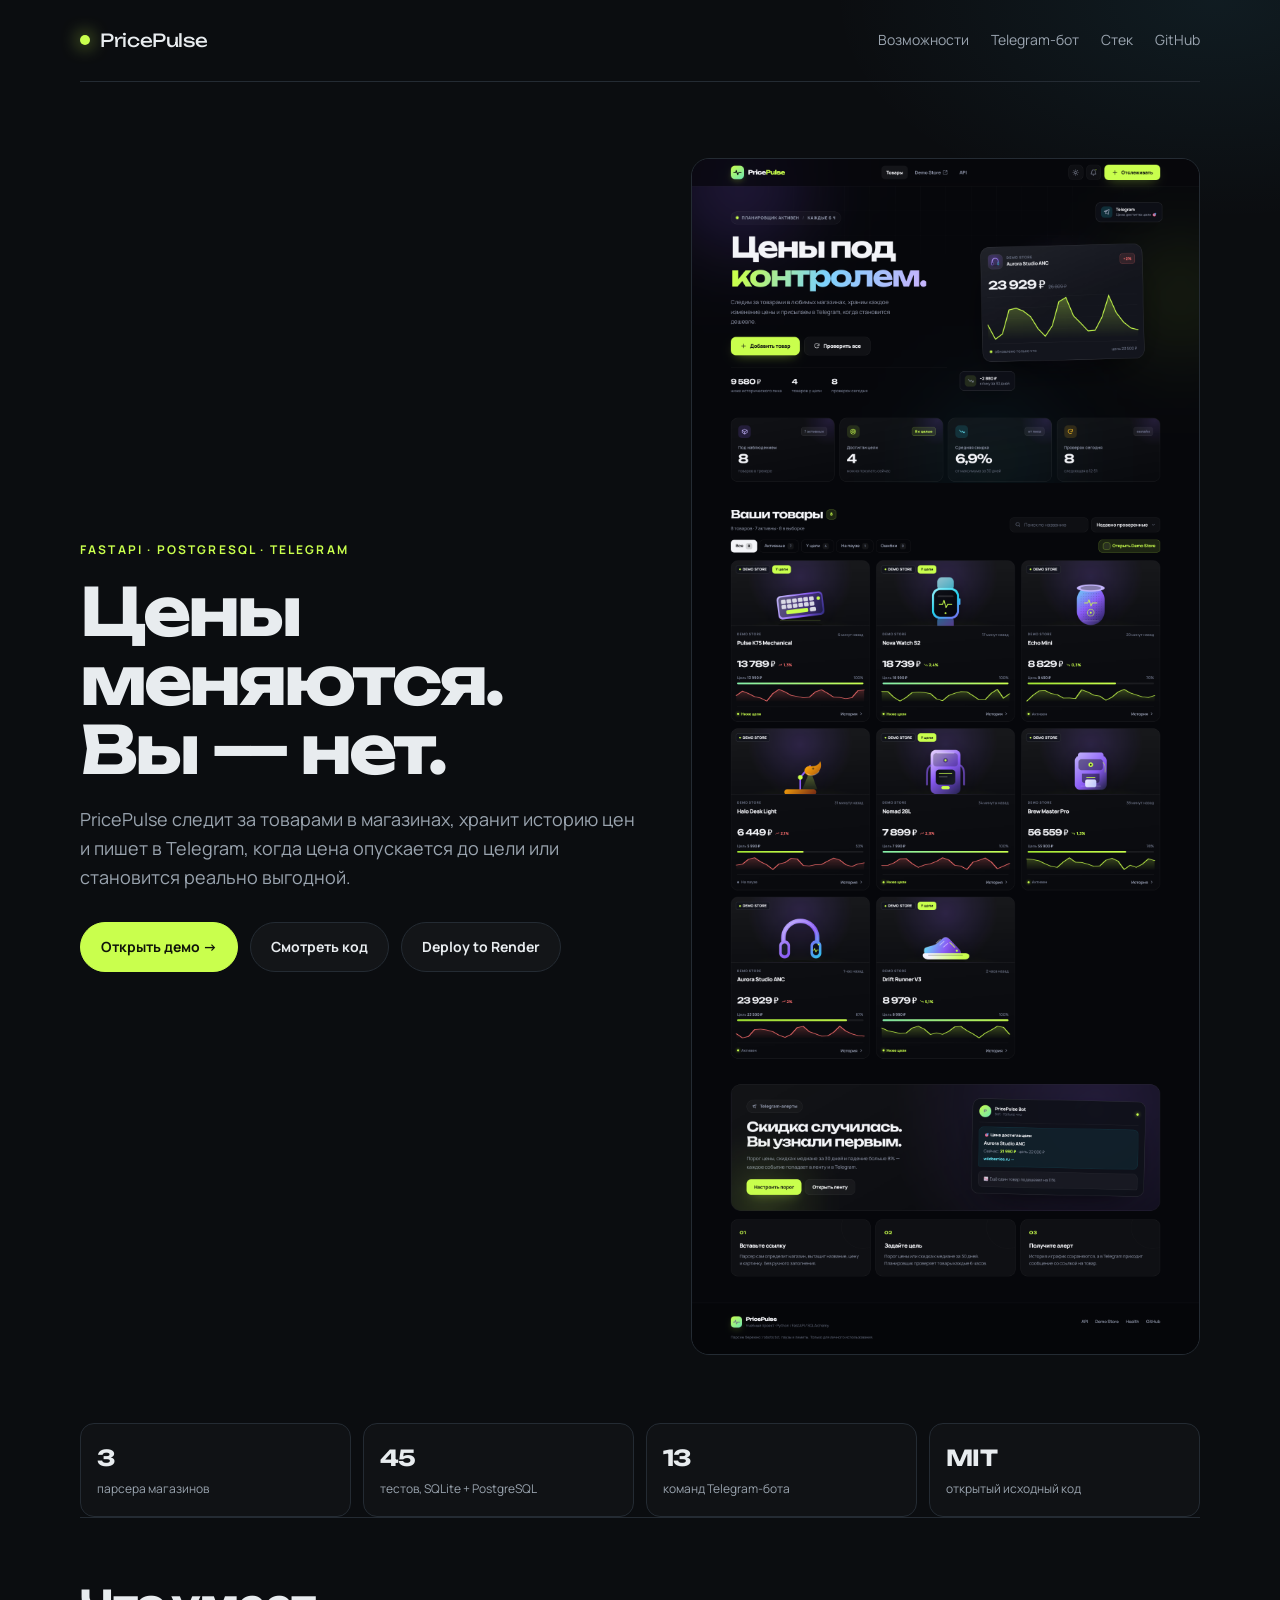
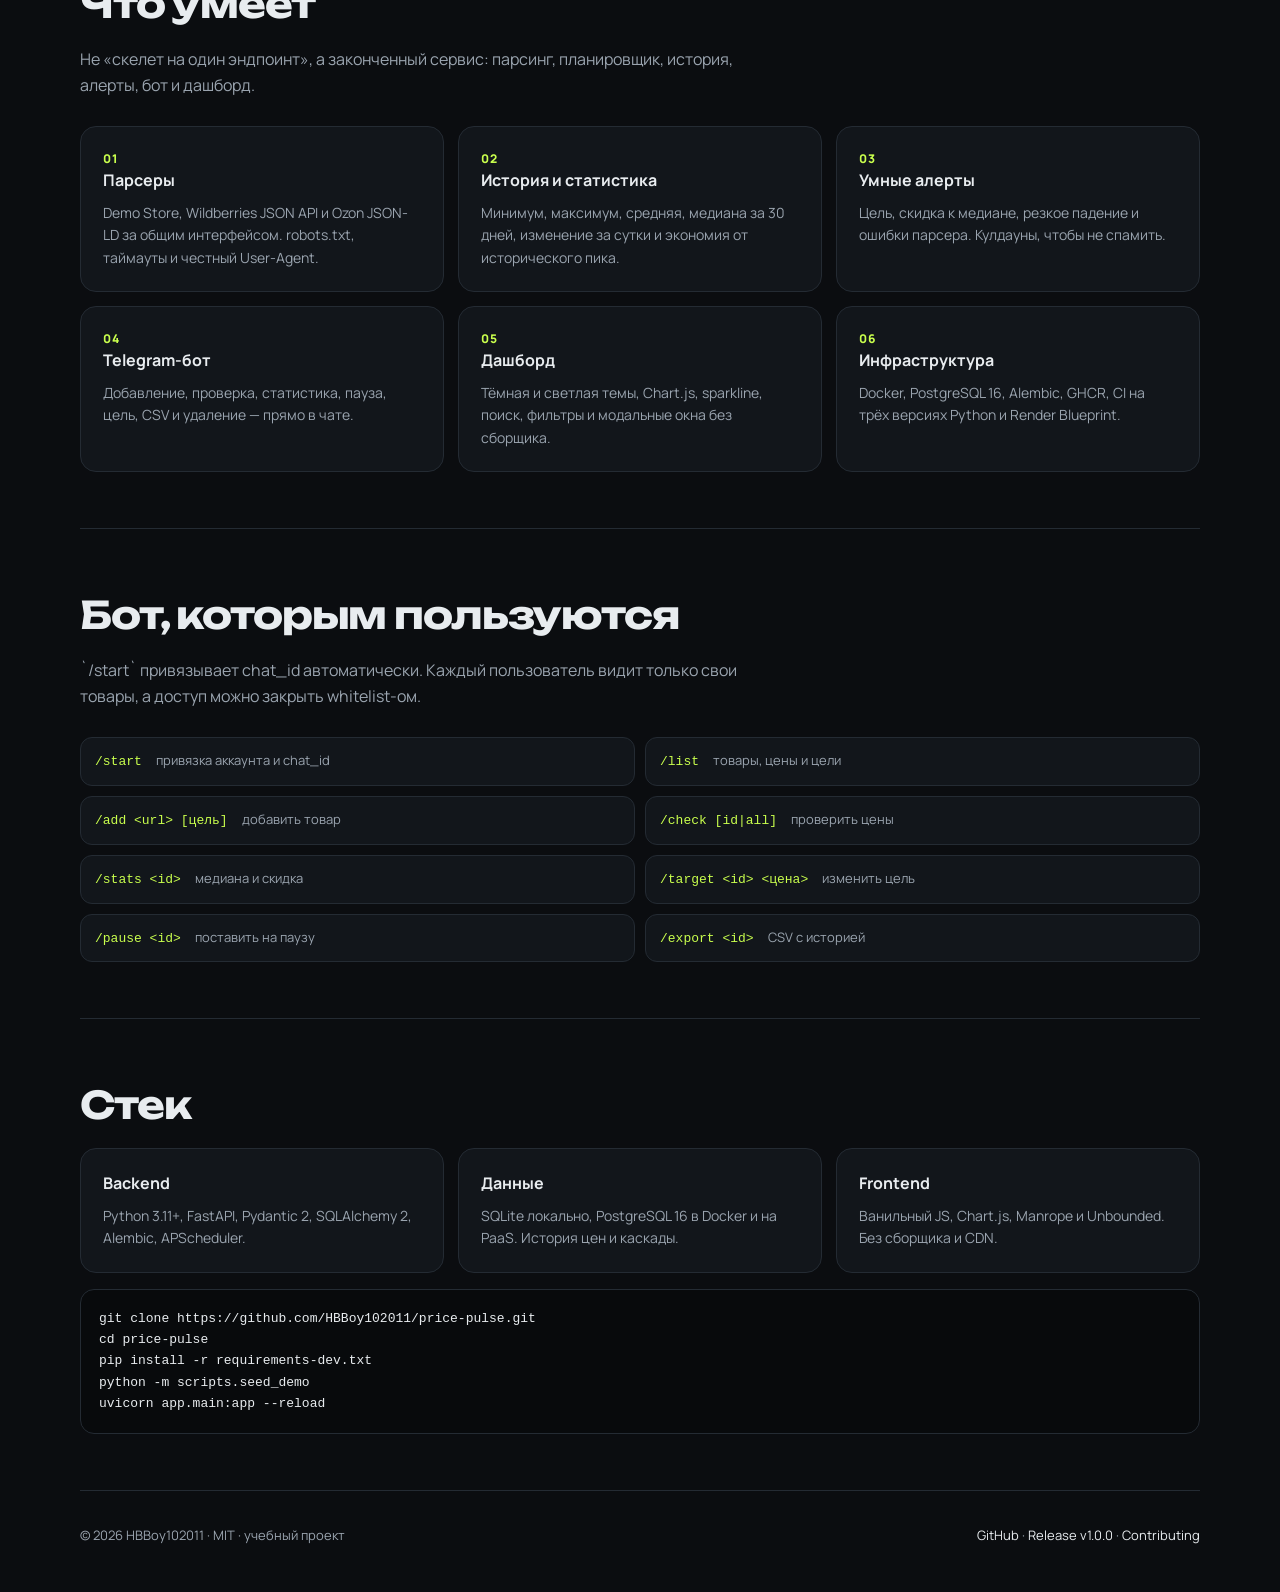
<file: docs/index.html>
<!doctype html>
<html lang="ru">
  <head>
    <meta charset="utf-8" />
    <meta name="viewport" content="width=device-width, initial-scale=1" />
    <title>PricePulse — трекер цен на FastAPI</title>
    <meta
      name="description"
      content="Учебный сервис на FastAPI: парсеры магазинов, история цен, Chart.js-дашборд, PostgreSQL и Telegram-бот с командами."
    />
    <meta property="og:title" content="PricePulse — трекер цен на FastAPI" />
    <meta
      property="og:description"
      content="Парсеры, история цен, дашборд и Telegram-бот. Docker, PostgreSQL, Alembic, 45 тестов."
    />
    <meta
      property="og:image"
      content="https://raw.githubusercontent.com/HBBoy102011/price-pulse/main/docs/screenshots/dashboard.png"
    />
    <meta name="theme-color" content="#0b0d10" />
    <link rel="icon" href="screenshots/dashboard.png" />
    <link rel="preconnect" href="https://fonts.googleapis.com" />
    <link rel="preconnect" href="https://fonts.gstatic.com" crossorigin />
    <link
      href="https://fonts.googleapis.com/css2?family=Manrope:wght@400;500;600;700;800&family=Unbounded:wght@600;700&display=swap"
      rel="stylesheet"
    />
    <style>
      :root {
        --bg: #0b0d10;
        --panel: #12161b;
        --line: #242b33;
        --text: #e8ecef;
        --muted: #9aa4af;
        --accent: #c9ff4d;
        --accent-ink: #10140a;
        --radius: 18px;
      }
      * { box-sizing: border-box; }
      html { scroll-behavior: smooth; }
      body {
        margin: 0;
        background:
          radial-gradient(900px 500px at 15% -10%, rgba(201, 255, 77, 0.12), transparent 60%),
          radial-gradient(700px 400px at 95% 0%, rgba(76, 201, 240, 0.08), transparent 55%),
          var(--bg);
        color: var(--text);
        font-family: Manrope, system-ui, sans-serif;
        line-height: 1.6;
      }
      a { color: inherit; }
      .wrap { width: min(1120px, calc(100% - 40px)); margin: 0 auto; }
      header {
        display: flex; align-items: center; justify-content: space-between;
        padding: 26px 0; border-bottom: 1px solid var(--line);
      }
      .brand {
        display: flex; align-items: center; gap: 10px;
        font-family: Unbounded, Manrope, sans-serif; font-size: 18px; letter-spacing: -0.02em;
      }
      .dot { width: 10px; height: 10px; border-radius: 50%; background: var(--accent); box-shadow: 0 0 18px var(--accent); }
      nav { display: flex; gap: 22px; font-size: 14px; color: var(--muted); }
      nav a { text-decoration: none; }
      nav a:hover { color: var(--text); }
      .hero { display: grid; grid-template-columns: 1.05fr 0.95fr; gap: 48px; align-items: center; padding: 76px 0 56px; }
      .kicker { color: var(--accent); font-size: 12px; font-weight: 700; letter-spacing: 0.18em; text-transform: uppercase; }
      h1 {
        font-family: Unbounded, Manrope, sans-serif; font-size: clamp(38px, 5.4vw, 66px);
        line-height: 1.04; letter-spacing: -0.045em; margin: 18px 0 22px;
      }
      .lead { color: var(--muted); font-size: 18px; max-width: 54ch; margin: 0 0 30px; }
      .cta { display: flex; flex-wrap: wrap; gap: 12px; }
      .btn {
        display: inline-flex; align-items: center; gap: 10px; padding: 13px 20px;
        border-radius: 999px; text-decoration: none; font-weight: 700; font-size: 14px;
        border: 1px solid var(--line); color: var(--text); background: rgba(255,255,255,0.03);
      }
      .btn.primary { background: var(--accent); color: var(--accent-ink); border-color: var(--accent); }
      .btn:hover { transform: translateY(-1px); }
      .shot { border: 1px solid var(--line); border-radius: var(--radius); overflow: hidden; background: var(--panel); }
      .shot img { display: block; width: 100%; height: auto; }
      .stats { display: grid; grid-template-columns: repeat(4, 1fr); gap: 12px; margin: 12px 0 0; }
      .stat { border: 1px solid var(--line); border-radius: 14px; padding: 16px; background: rgba(255,255,255,0.02); }
      .stat b { display: block; font-size: 22px; font-family: Unbounded, Manrope, sans-serif; letter-spacing: -0.03em; }
      .stat span { color: var(--muted); font-size: 12px; }
      section { padding: 56px 0; border-top: 1px solid var(--line); }
      h2 { font-family: Unbounded, Manrope, sans-serif; font-size: clamp(26px, 3.4vw, 38px); letter-spacing: -0.03em; margin: 0 0 12px; }
      .section-lead { color: var(--muted); max-width: 70ch; margin: 0 0 28px; }
      .grid { display: grid; grid-template-columns: repeat(3, 1fr); gap: 14px; }
      .card { border: 1px solid var(--line); border-radius: 16px; padding: 22px; background: var(--panel); }
      .card h3 { margin: 0 0 8px; font-size: 16px; }
      .card p { margin: 0; color: var(--muted); font-size: 14px; }
      .num { color: var(--accent); font-size: 12px; font-weight: 800; letter-spacing: 0.12em; }
      .commands { display: grid; grid-template-columns: 1fr 1fr; gap: 10px; }
      .cmd { display: flex; gap: 14px; align-items: baseline; border: 1px solid var(--line); border-radius: 12px; padding: 12px 14px; background: var(--panel); }
      .cmd code { color: var(--accent); font-family: ui-monospace, SFMono-Regular, Consolas, monospace; font-size: 13px; white-space: nowrap; }
      .cmd span { color: var(--muted); font-size: 13px; }
      pre {
        margin: 0; padding: 18px; border-radius: 14px; border: 1px solid var(--line);
        background: #080a0c; overflow-x: auto; font-size: 13px; line-height: 1.65;
      }
      code { font-family: ui-monospace, SFMono-Regular, Consolas, monospace; }
      footer { padding: 34px 0 50px; border-top: 1px solid var(--line); color: var(--muted); font-size: 13px; display: flex; justify-content: space-between; gap: 18px; flex-wrap: wrap; }
      footer a { color: var(--text); text-decoration: none; }
      @media (max-width: 900px) {
        .hero { grid-template-columns: 1fr; padding-top: 52px; }
        .grid { grid-template-columns: 1fr 1fr; }
        .stats { grid-template-columns: 1fr 1fr; }
        nav { display: none; }
      }
      @media (max-width: 620px) {
        .grid, .commands { grid-template-columns: 1fr; }
        .stats { grid-template-columns: 1fr 1fr; }
      }
    </style>
  </head>
  <body>
    <div class="wrap">
      <header>
        <div class="brand"><span class="dot"></span> PricePulse</div>
        <nav>
          <a href="#features">Возможности</a>
          <a href="#bot">Telegram-бот</a>
          <a href="#stack">Стек</a>
          <a href="https://github.com/HBBoy102011/price-pulse">GitHub</a>
        </nav>
      </header>

      <main>
        <section class="hero" style="border: 0">
          <div>
            <div class="kicker">FastAPI · PostgreSQL · Telegram</div>
            <h1>Цены меняются.<br />Вы — нет.</h1>
            <p class="lead">
              PricePulse следит за товарами в магазинах, хранит историю цен и пишет
              в Telegram, когда цена опускается до цели или становится реально выгодной.
            </p>
            <div class="cta">
              <a class="btn primary" href="https://newsletters-baths-poly-reggae.trycloudflare.com">Открыть демо →</a>
              <a class="btn" href="https://github.com/HBBoy102011/price-pulse">Смотреть код</a>
              <a class="btn" href="https://render.com/deploy?repo=https://github.com/HBBoy102011/price-pulse">Deploy to Render</a>
            </div>
          </div>
          <div class="shot">
            <img src="screenshots/dashboard.png" alt="Дашборд PricePulse" />
          </div>
        </section>

        <div class="stats">
          <div class="stat"><b>3</b><span>парсера магазинов</span></div>
          <div class="stat"><b>45</b><span>тестов, SQLite + PostgreSQL</span></div>
          <div class="stat"><b>13</b><span>команд Telegram-бота</span></div>
          <div class="stat"><b>MIT</b><span>открытый исходный код</span></div>
        </div>

        <section id="features">
          <h2>Что умеет</h2>
          <p class="section-lead">
            Не «скелет на один эндпоинт», а законченный сервис: парсинг, планировщик,
            история, алерты, бот и дашборд.
          </p>
          <div class="grid">
            <div class="card"><div class="num">01</div><h3>Парсеры</h3><p>Demo Store, Wildberries JSON API и Ozon JSON-LD за общим интерфейсом. robots.txt, таймауты и честный User-Agent.</p></div>
            <div class="card"><div class="num">02</div><h3>История и статистика</h3><p>Минимум, максимум, средняя, медиана за 30 дней, изменение за сутки и экономия от исторического пика.</p></div>
            <div class="card"><div class="num">03</div><h3>Умные алерты</h3><p>Цель, скидка к медиане, резкое падение и ошибки парсера. Кулдауны, чтобы не спамить.</p></div>
            <div class="card"><div class="num">04</div><h3>Telegram-бот</h3><p>Добавление, проверка, статистика, пауза, цель, CSV и удаление — прямо в чате.</p></div>
            <div class="card"><div class="num">05</div><h3>Дашборд</h3><p>Тёмная и светлая темы, Chart.js, sparkline, поиск, фильтры и модальные окна без сборщика.</p></div>
            <div class="card"><div class="num">06</div><h3>Инфраструктура</h3><p>Docker, PostgreSQL 16, Alembic, GHCR, CI на трёх версиях Python и Render Blueprint.</p></div>
          </div>
        </section>

        <section id="bot">
          <h2>Бот, которым пользуются</h2>
          <p class="section-lead">
            `/start` привязывает chat_id автоматически. Каждый пользователь видит только
            свои товары, а доступ можно закрыть whitelist-ом.
          </p>
          <div class="commands">
            <div class="cmd"><code>/start</code><span>привязка аккаунта и chat_id</span></div>
            <div class="cmd"><code>/list</code><span>товары, цены и цели</span></div>
            <div class="cmd"><code>/add &lt;url&gt; [цель]</code><span>добавить товар</span></div>
            <div class="cmd"><code>/check [id|all]</code><span>проверить цены</span></div>
            <div class="cmd"><code>/stats &lt;id&gt;</code><span>медиана и скидка</span></div>
            <div class="cmd"><code>/target &lt;id&gt; &lt;цена&gt;</code><span>изменить цель</span></div>
            <div class="cmd"><code>/pause &lt;id&gt;</code><span>поставить на паузу</span></div>
            <div class="cmd"><code>/export &lt;id&gt;</code><span>CSV с историей</span></div>
          </div>
        </section>

        <section id="stack">
          <h2>Стек</h2>
          <div class="grid">
            <div class="card"><h3>Backend</h3><p>Python 3.11+, FastAPI, Pydantic 2, SQLAlchemy 2, Alembic, APScheduler.</p></div>
            <div class="card"><h3>Данные</h3><p>SQLite локально, PostgreSQL 16 в Docker и на PaaS. История цен и каскады.</p></div>
            <div class="card"><h3>Frontend</h3><p>Ванильный JS, Chart.js, Manrope и Unbounded. Без сборщика и CDN.</p></div>
          </div>
          <pre style="margin-top: 16px"><code>git clone https://github.com/HBBoy102011/price-pulse.git
cd price-pulse
pip install -r requirements-dev.txt
python -m scripts.seed_demo
uvicorn app.main:app --reload</code></pre>
        </section>
      </main>

      <footer>
        <span>© 2026 HBBoy102011 · MIT · учебный проект</span>
        <span>
          <a href="https://github.com/HBBoy102011/price-pulse">GitHub</a> ·
          <a href="https://github.com/HBBoy102011/price-pulse/releases/tag/v1.0.0">Release v1.0.0</a> ·
          <a href="https://github.com/HBBoy102011/price-pulse/blob/main/CONTRIBUTING.md">Contributing</a>
        </span>
      </footer>
    </div>
  </body>
</html>
</file>
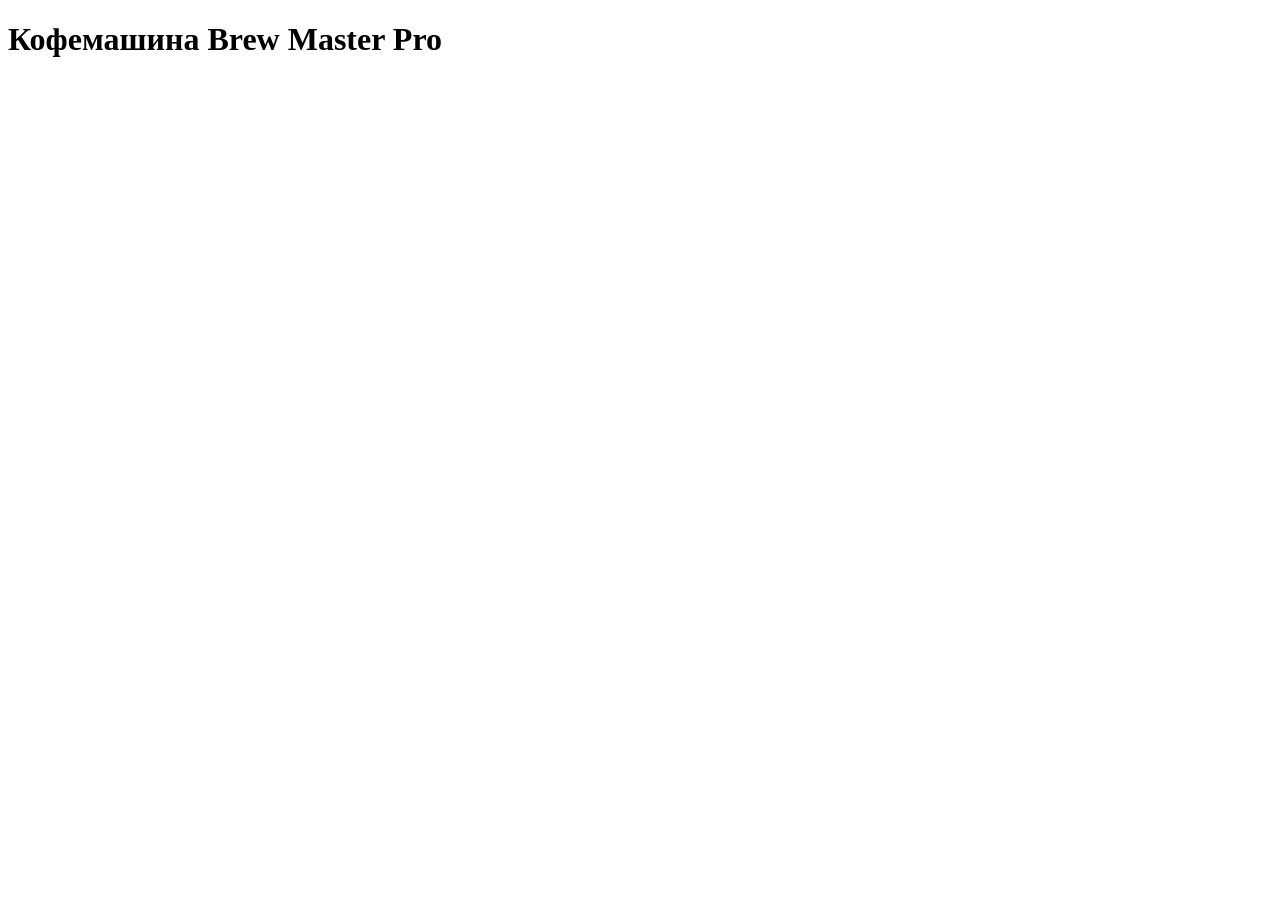
<file: tests/fixtures/ozon_product.html>
<!doctype html>
<html lang="ru">
<head>
  <meta property="og:title" content="Кофемашина Brew Master Pro">
  <meta property="og:image" content="https://cdn1.ozone.ru/s3/multimedia/brew.jpg">
  <script type="application/ld+json">
  {
    "@context": "https://schema.org",
    "@type": "Product",
    "name": "Кофемашина Brew Master Pro",
    "image": "https://cdn1.ozone.ru/s3/multimedia/brew.jpg",
    "offers": {
      "@type": "Offer",
      "price": "54990.00",
      "priceCurrency": "RUB",
      "availability": "https://schema.org/InStock"
    }
  }
  </script>
</head>
<body><h1>Кофемашина Brew Master Pro</h1></body>
</html>
</file>
